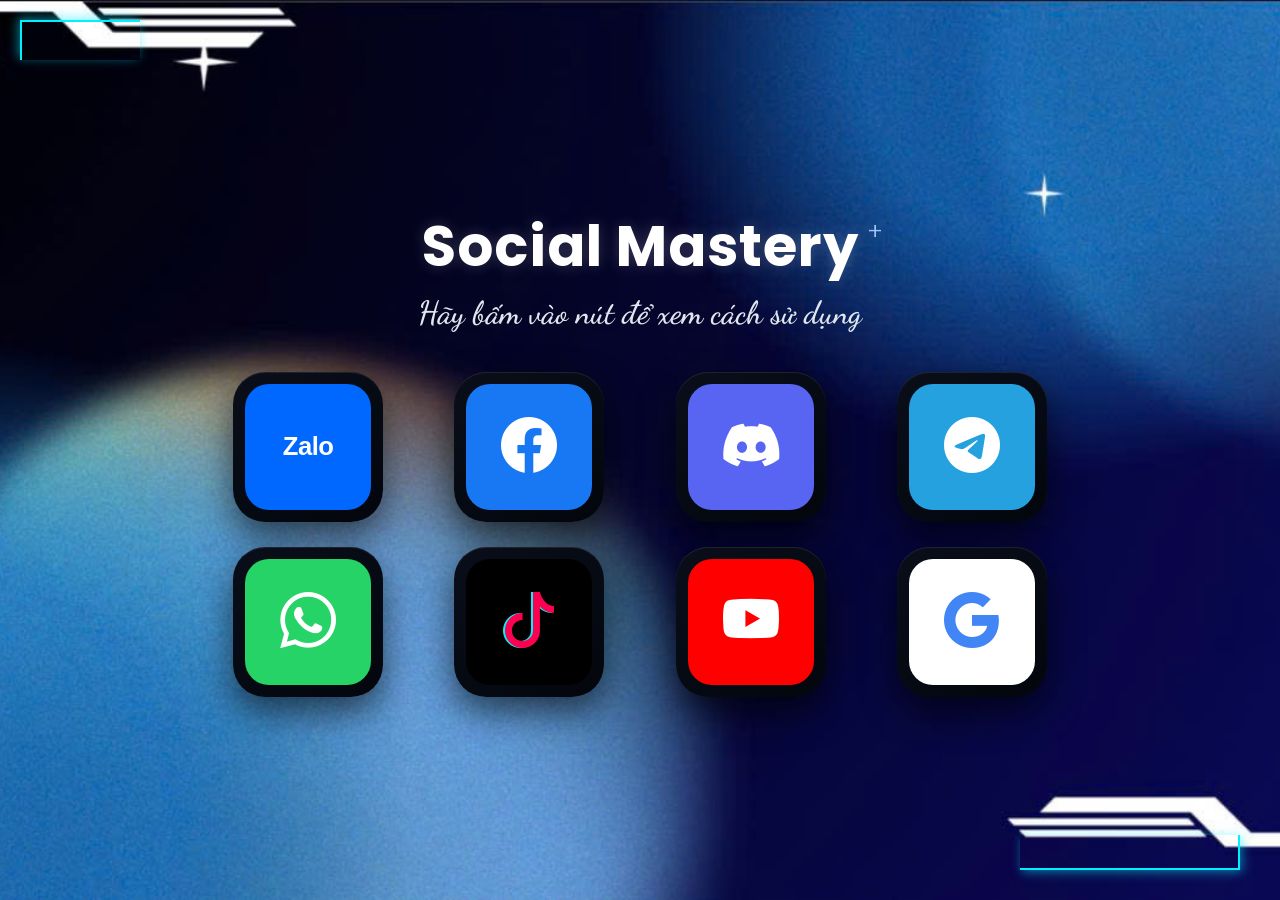
<file: index.html>
<!DOCTYPE html>
<html lang="vi">
<head>
    <meta charset="UTF-8">
    <meta name="viewport" content="width=device-width, initial-scale=1.0">
    <title>Social Mastery</title>
    <!-- Nhập Bootstrap Icons -->
    <link rel="stylesheet" href="https://cdn.jsdelivr.net/npm/bootstrap-icons@1.11.3/font/bootstrap-icons.min.css">
    <!-- Phông chữ Google Fonts -->
    <link rel="preconnect" href="https://fonts.googleapis.com">
    <link rel="preconnect" href="https://fonts.gstatic.com" crossorigin>
    <link href="https://fonts.googleapis.com/css2?family=Dancing+Script:wght@600&family=Poppins:wght@600;700&display=swap" rel="stylesheet">
    <!-- File CSS tùy chỉnh -->
    <link rel="stylesheet" href="style.css">
</head>
<body>

    <!-- Chi tiết trang trí đường nét công nghệ ở các góc -->
    <div class="cyber-line top-left"></div>
    <div class="cyber-line bottom-right"></div>

    <main class="container">
        <!-- Phần Tiêu đề -->
        <header class="header">
            <h1 class="title">Social Mastery<span class="plus-icon">+</span></h1>
            <p class="subtitle">Hãy bấm vào nút để xem cách sử dụng</p>
        </header>

        <!-- Lưới các nút Mạng xã hội -->
        <div class="social-grid">
            <!-- Zalo -->
            <a href="https://google.com" target="_blank" class="social-card">
                <div class="icon-box zalo-box">
                    <span class="zalo-text">Zalo</span>
                </div>
            </a>

            <!-- Facebook -->
            <a href="https://google.com" target="_blank" class="social-card">
                <div class="icon-box fb-box">
                    <i class="bi bi-facebook"></i>
                </div>
            </a>

            <!-- Discord -->
            <a href="https://google.com" target="_blank" class="social-card">
                <div class="icon-box discord-box">
                    <i class="bi bi-discord"></i>
                </div>
            </a>

            <!-- Telegram -->
            <a href="https://google.com" target="_blank" class="social-card">
                <div class="icon-box telegram-box">
                    <i class="bi bi-telegram"></i>
                </div>
            </a>

            <!-- WhatsApp -->
            <a href="https://google.com" target="_blank" class="social-card">
                <div class="icon-box whatsapp-box">
                    <i class="bi bi-whatsapp"></i>
                </div>
            </a>

            <!-- TikTok -->
            <a href="https://google.com" target="_blank" class="social-card">
                <div class="icon-box tiktok-box">
                    <i class="bi bi-tiktok"></i>
                </div>
            </a>

            <!-- YouTube -->
            <a href="https://google.com" target="_blank" class="social-card">
                <div class="icon-box youtube-box">
                    <i class="bi bi-youtube"></i>
                </div>
            </a>

            <!-- Google -->
            <a href="https://google.com" target="_blank" class="social-card">
                <div class="icon-box google-box">
                    <i class="bi bi-google"></i>
                </div>
            </a>
        </div>
    </main>

</body>
</html>
</file>
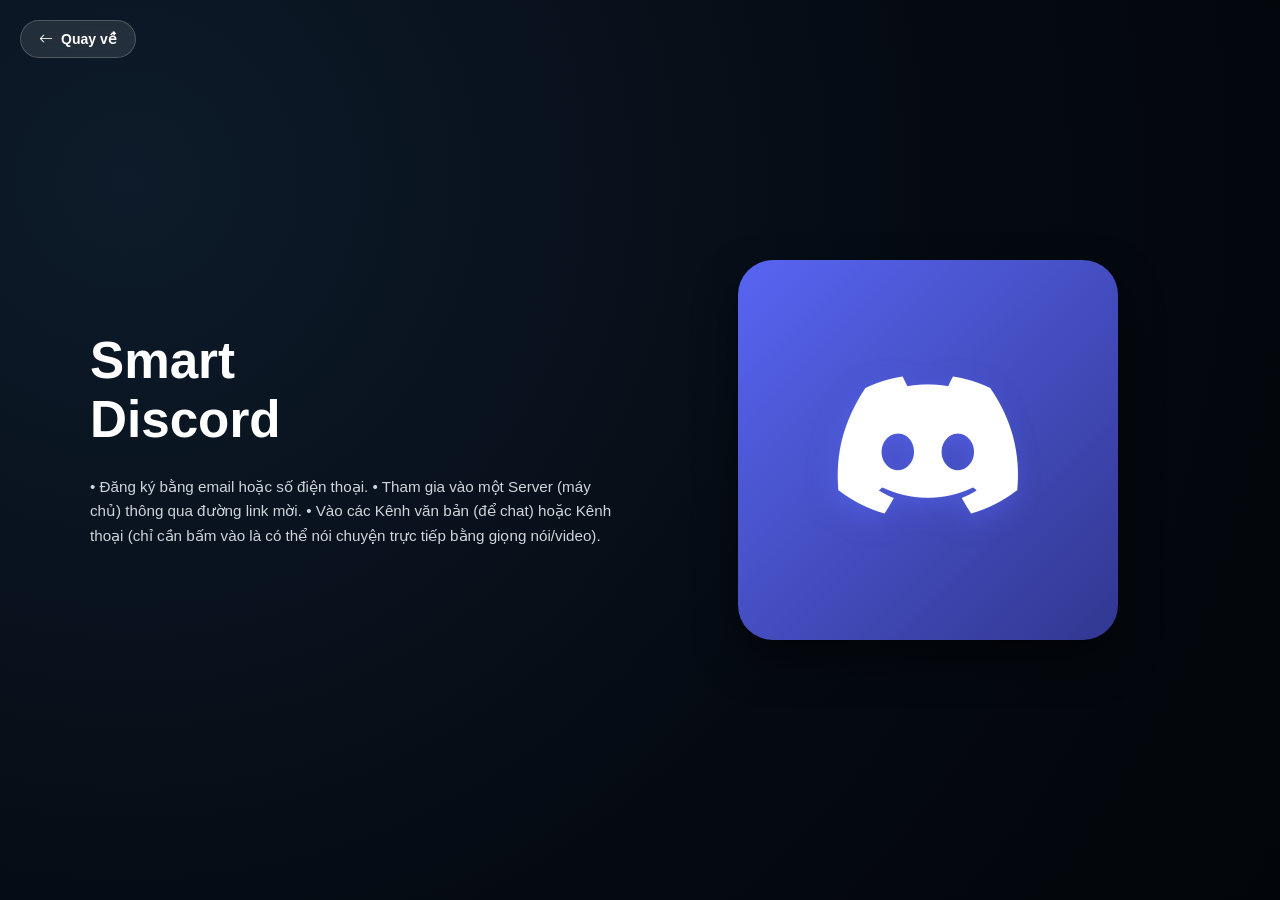
<file: discord.html>
<!DOCTYPE html>
<html lang="vi">
<head>
    <meta charset="UTF-8">
    <meta name="viewport" content="width=device-width, initial-scale=1.0">
    <title>Smart Discord</title>
    <link rel="stylesheet" href="https://cdn.jsdelivr.net/npm/bootstrap-icons@1.11.3/font/bootstrap-icons.min.css">
    <link rel="stylesheet" href="discord.css">
</head>
<body>
    <a href="index1.html" class="back-btn">
        <i class="bi bi-arrow-left"></i> Quay về
    </a>
    <div class="container">
        <div class="content">
            <h1>Smart<br>Discord</h1>
            <p>• Đăng ký bằng email hoặc số điện thoại.
                • Tham gia vào một Server (máy chủ) thông qua đường link mời.
                • Vào các Kênh văn bản (để chat) hoặc Kênh thoại (chỉ cần bấm vào là có thể nói chuyện trực tiếp bằng giọng nói/video).</p>
        </div>
        <div class="card-image">
            <div class="logo-box">
                <i class="bi bi-discord app-icon"></i>
            </div>
        </div>
    </div>
</body>
</html>
</file>
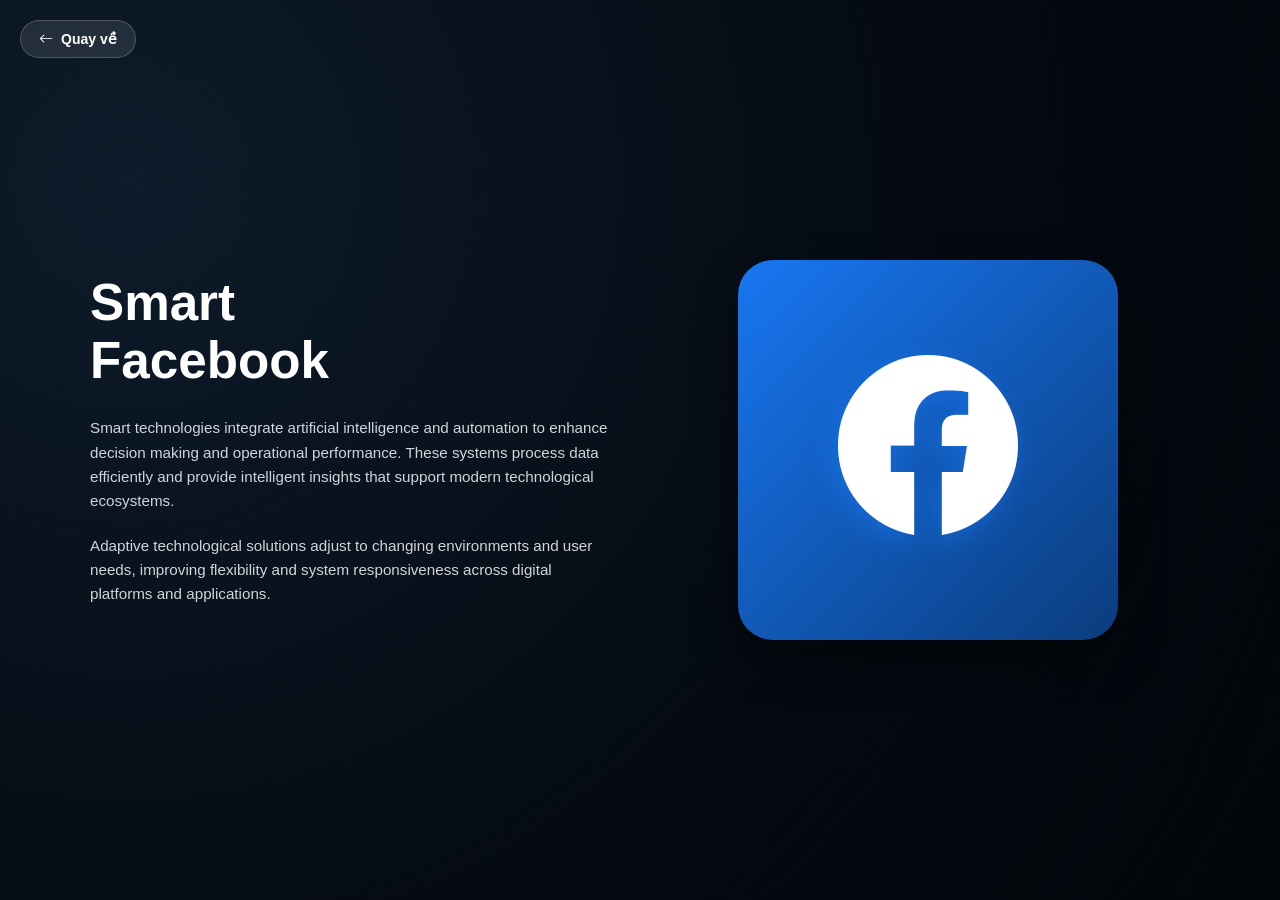
<file: facebook.html>
<!DOCTYPE html>
<html lang="vi">
<head>
    <meta charset="UTF-8">
    <meta name="viewport" content="width=device-width, initial-scale=1.0">
    <title>Smart Facebook</title>
    <link rel="stylesheet" href="https://cdn.jsdelivr.net/npm/bootstrap-icons@1.11.3/font/bootstrap-icons.min.css">
    <link rel="stylesheet" href="facebook.css">
</head>
<body>
    <a href="index1.html" class="back-btn">
        <i class="bi bi-arrow-left"></i> Quay về
    </a>
    <div class="container">
        <div class="content">
            <h1>Smart<br>Facebook</h1>
            <p>Smart technologies integrate artificial intelligence and automation to enhance decision making and operational performance. These systems process data efficiently and provide intelligent insights that support modern technological ecosystems.</p>
            <p>Adaptive technological solutions adjust to changing environments and user needs, improving flexibility and system responsiveness across digital platforms and applications.</p>
        </div>
        <div class="card-image">
            <div class="logo-box">
                <i class="bi bi-facebook app-icon"></i>
            </div>
        </div>
    </div>
</body>
</html>
</file>
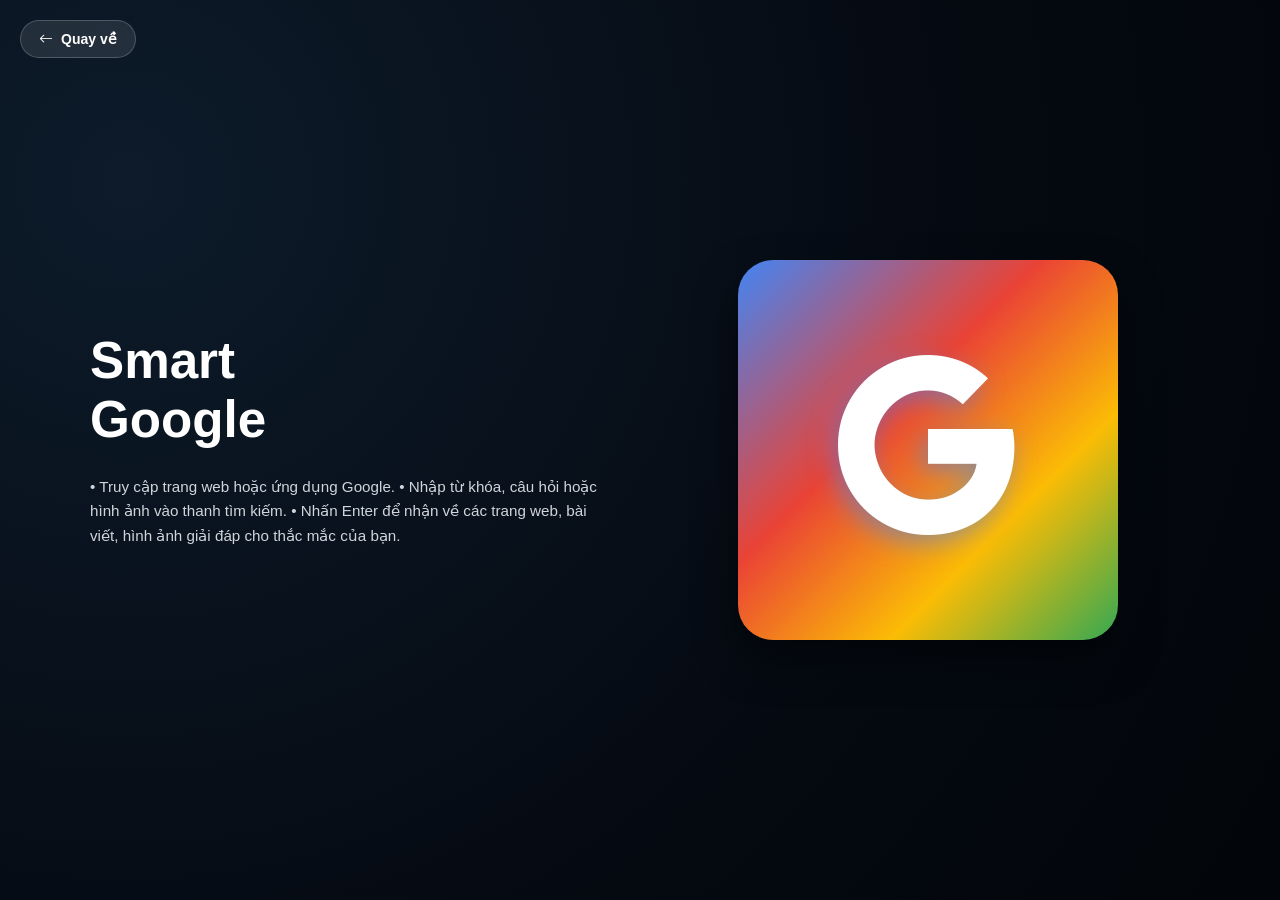
<file: google.html>
<!DOCTYPE html>
<html lang="vi">
<head>
    <meta charset="UTF-8">
    <meta name="viewport" content="width=device-width, initial-scale=1.0">
    <title>Smart Google</title>
    <link rel="stylesheet" href="https://cdn.jsdelivr.net/npm/bootstrap-icons@1.11.3/font/bootstrap-icons.min.css">
    <link rel="stylesheet" href="google.css">
</head>
<body>
    <a href="index1.html" class="back-btn">
        <i class="bi bi-arrow-left"></i> Quay về
    </a>
    <div class="container">
        <div class="content">
            <h1>Smart<br>Google</h1>
            <p> • Truy cập trang web hoặc ứng dụng Google.
                • Nhập từ khóa, câu hỏi hoặc hình ảnh vào thanh tìm kiếm.
                • Nhấn Enter để nhận về các trang web, bài viết, hình ảnh giải đáp cho thắc mắc của bạn.</p>
        </div>
        <div class="card-image">
            <div class="logo-box">
                <i class="bi bi-google app-icon"></i>
            </div>
        </div>
    </div>
</body>
</html>
</file>
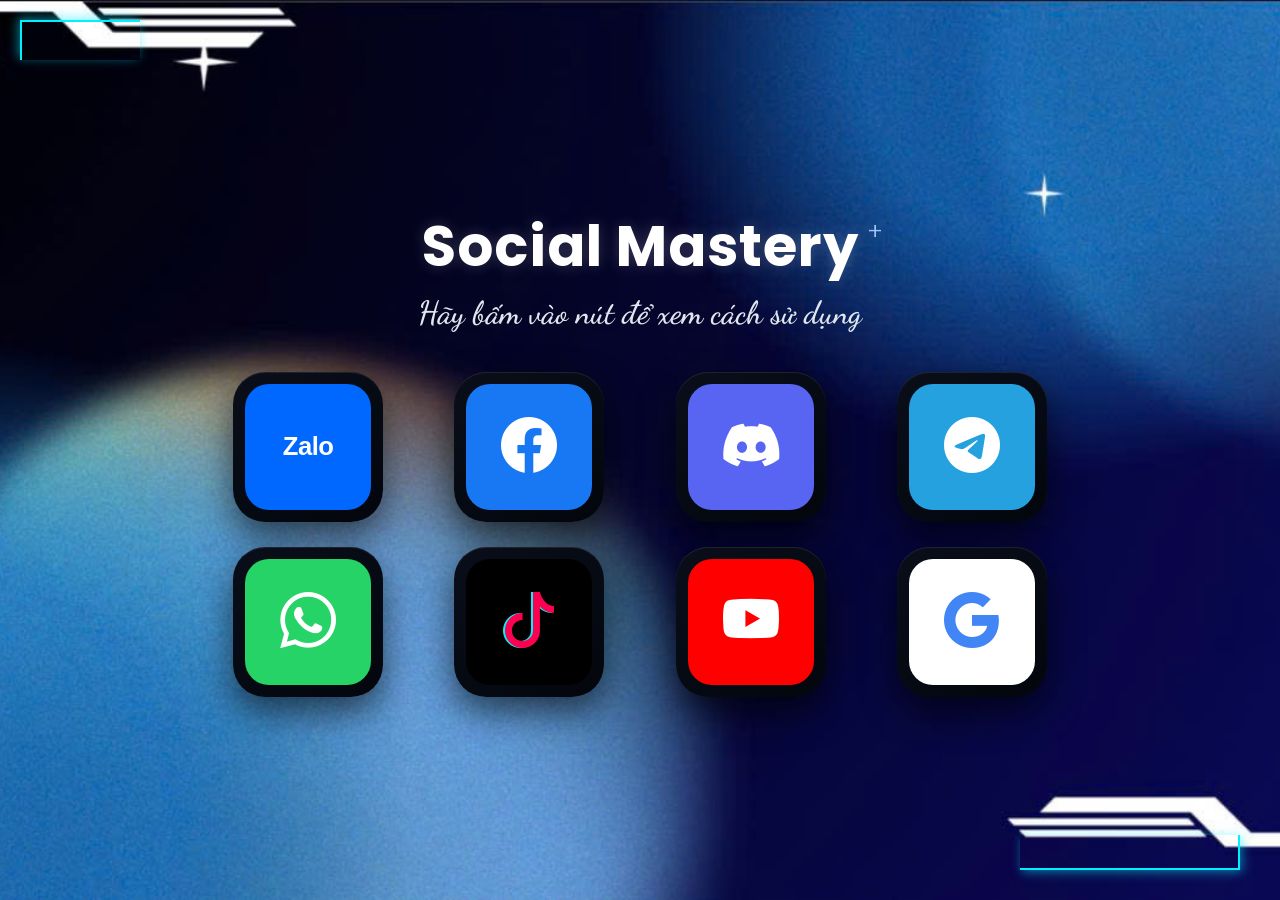
<file: index1.html>
<!DOCTYPE html>
<html lang="vi">
<head>
    <meta charset="UTF-8">
    <meta name="viewport" content="width=device-width, initial-scale=1.0">
    <title>Social Mastery</title>
    <!-- Nhập Bootstrap Icons -->
    <link rel="stylesheet" href="https://cdn.jsdelivr.net/npm/bootstrap-icons@1.11.3/font/bootstrap-icons.min.css">
    <!-- Phông chữ Google Fonts -->
    <link rel="preconnect" href="https://fonts.googleapis.com">
    <link rel="preconnect" href="https://fonts.gstatic.com" crossorigin>
    <link href="https://fonts.googleapis.com/css2?family=Dancing+Script:wght@600&family=Poppins:wght@600;700&display=swap" rel="stylesheet">
    <!-- File CSS tùy chỉnh -->
    <link rel="stylesheet" href="style1.css">
</head>
<body>

    <!-- Chi tiết trang trí đường nét công nghệ ở các góc -->
    <div class="cyber-line top-left"></div>
    <div class="cyber-line bottom-right"></div>

    <main class="container">
        <!-- Phần Tiêu đề -->
        <header class="header">
            <h1 class="title">Social Mastery<span class="plus-icon">+</span></h1>
            <p class="subtitle">Hãy bấm vào nút để xem cách sử dụng</p>
        </header>

        <!-- Lưới các nút Mạng xã hội -->
        <div class="social-grid">
            <!-- Zalo -->
            <a href="zalo.html" target="_blank" class="social-card">
                <div class="icon-box zalo-box">
                    <span class="zalo-text">Zalo</span>
                </div>
            </a>

            <!-- Facebook -->
            <a href="facebook.html" target="_blank" class="social-card">
                <div class="icon-box fb-box">
                    <i class="bi bi-facebook"></i>
                </div>
            </a>

            <!-- Discord -->
            <a href="discord.html" target="_blank" class="social-card">
                <div class="icon-box discord-box">
                    <i class="bi bi-discord"></i>
                </div>
            </a>

            <!-- Telegram -->
            <a href="telegram.html" target="_blank" class="social-card">
                <div class="icon-box telegram-box">
                    <i class="bi bi-telegram"></i>
                </div>
            </a>

            <!-- WhatsApp -->
            <a href="WhatsApp.html" target="_blank" class="social-card">
                <div class="icon-box whatsapp-box">
                    <i class="bi bi-whatsapp"></i>
                </div>
            </a>

            <!-- TikTok -->
            <a href="tiktok.html" target="_blank" class="social-card">
                <div class="icon-box tiktok-box">
                    <i class="bi bi-tiktok"></i>
                </div>
            </a>

            <!-- YouTube -->
            <a href="youtube.html" target="_blank" class="social-card">
                <div class="icon-box youtube-box">
                    <i class="bi bi-youtube"></i>
                </div>
            </a>

            <!-- Google -->
            <a href="google.html" target="_blank" class="social-card">
                <div class="icon-box google-box">
                    <i class="bi bi-google"></i>
                </div>
            </a>
        </div>
    </main>

</body>
</html>
</file>
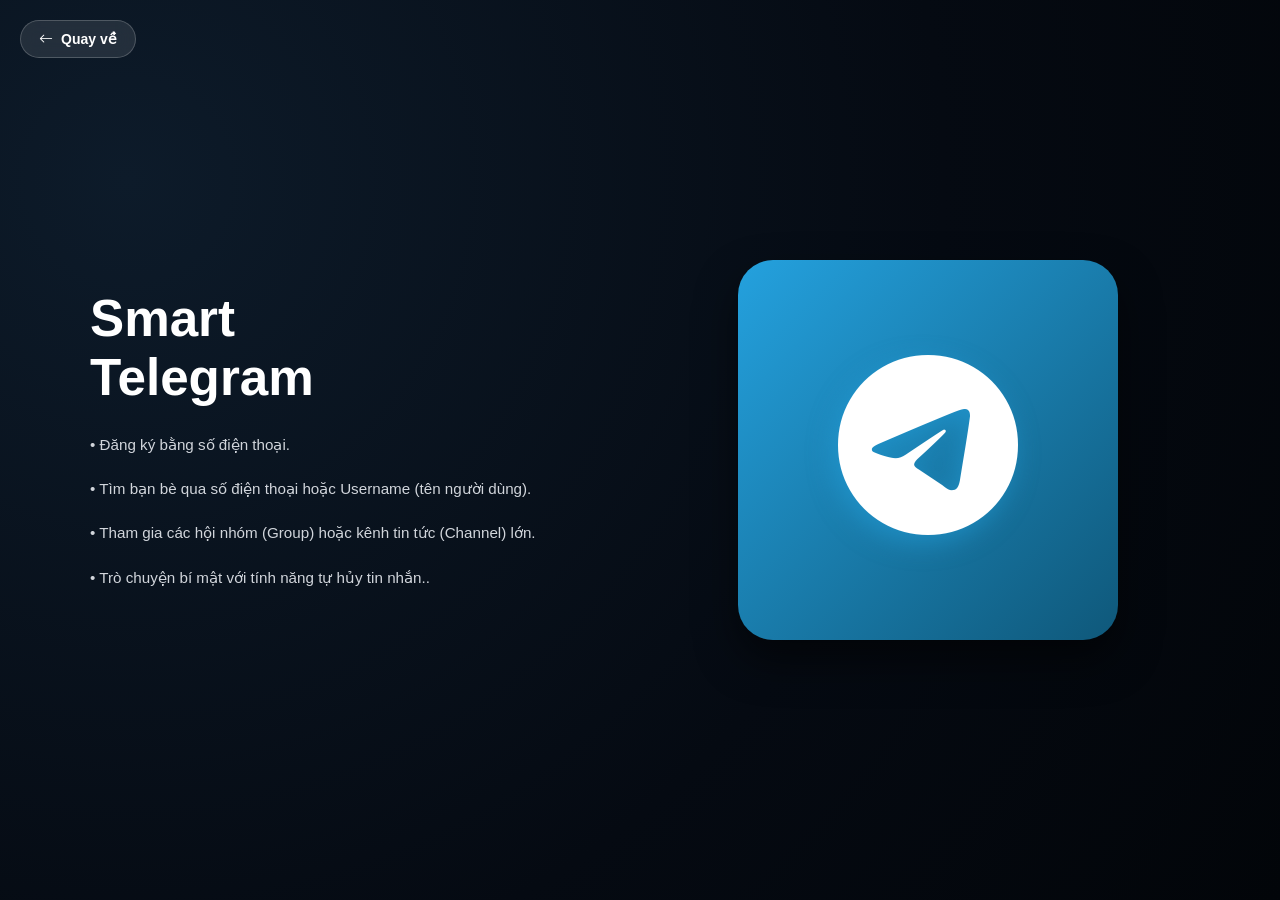
<file: telegram.html>
<!DOCTYPE html>
<html lang="vi">
<head>
    <meta charset="UTF-8">
    <meta name="viewport" content="width=device-width, initial-scale=1.0">
    <title>Smart Telegram</title>
    <link rel="stylesheet" href="https://cdn.jsdelivr.net/npm/bootstrap-icons@1.11.3/font/bootstrap-icons.min.css">
    <link rel="stylesheet" href="telegram.css">
</head>
<body>
    <a href="index1.html" class="back-btn">
        <i class="bi bi-arrow-left"></i> Quay về
    </a>
    <div class="container">
        <div class="content">
            <h1>Smart<br>Telegram</h1>
            <p>• Đăng ký bằng số điện thoại.
            <p>• Tìm bạn bè qua số điện thoại hoặc Username (tên người dùng).</p>
            <p>• Tham gia các hội nhóm (Group) hoặc kênh tin tức (Channel) lớn.</p>
            <p>• Trò chuyện bí mật với tính năng tự hủy tin nhắn..</p>
        </div>
        <div class="card-image">
            <div class="logo-box">
                <i class="bi bi-telegram app-icon"></i>
            </div>
        </div>
    </div>
</body>
</html>
</file>
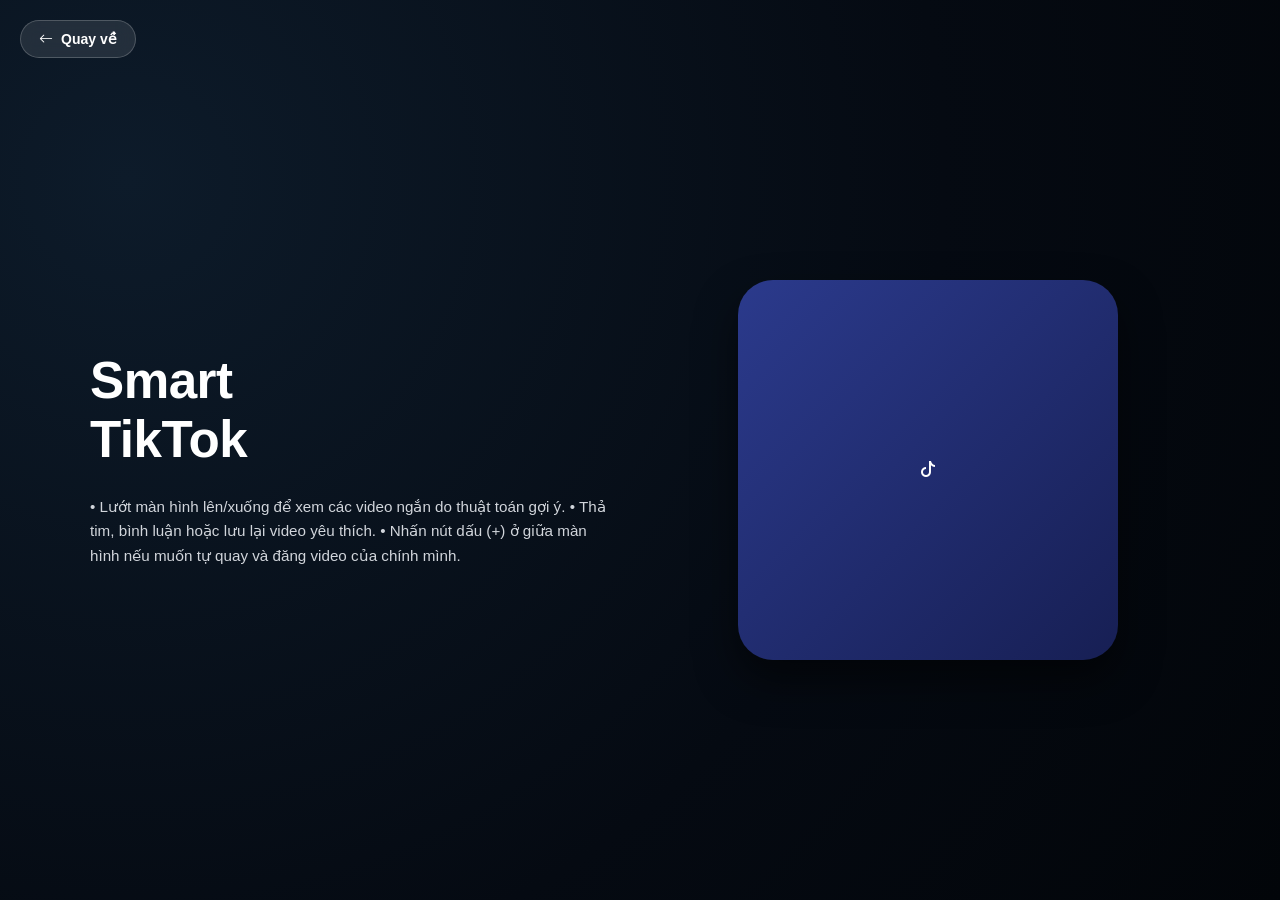
<file: tiktok.html>
<!DOCTYPE html>
<html lang="vi">
<head>
    <meta charset="UTF-8">
    <meta name="viewport" content="width=device-width, initial-scale=1.0">
    <title>Smart TikTok</title>
    <link rel="stylesheet" href="https://cdn.jsdelivr.net/npm/bootstrap-icons@1.11.3/font/bootstrap-icons.min.css">
    <link rel="stylesheet" href="tiktok.css">
</head>
<body>
    <a href="index1.html" class="back-btn">
        <i class="bi bi-arrow-left"></i> Quay về
    </a>
    <div class="container">
        <div class="content">
            <h1>Smart<br>TikTok</h1>
            <p>• Lướt màn hình lên/xuống để xem các video ngắn do thuật toán gợi ý.
               • Thả tim, bình luận hoặc lưu lại video yêu thích.
               • Nhấn nút dấu (+) ở giữa màn hình nếu muốn tự quay và đăng video của chính mình.</p>
        </div>
        <div class="card-image">
            <div class="logo-box">
                <i class="bi bi-tiktok app-icon"></i>
            </div>
        </div>
    </div>
</body>
</html>
</file>
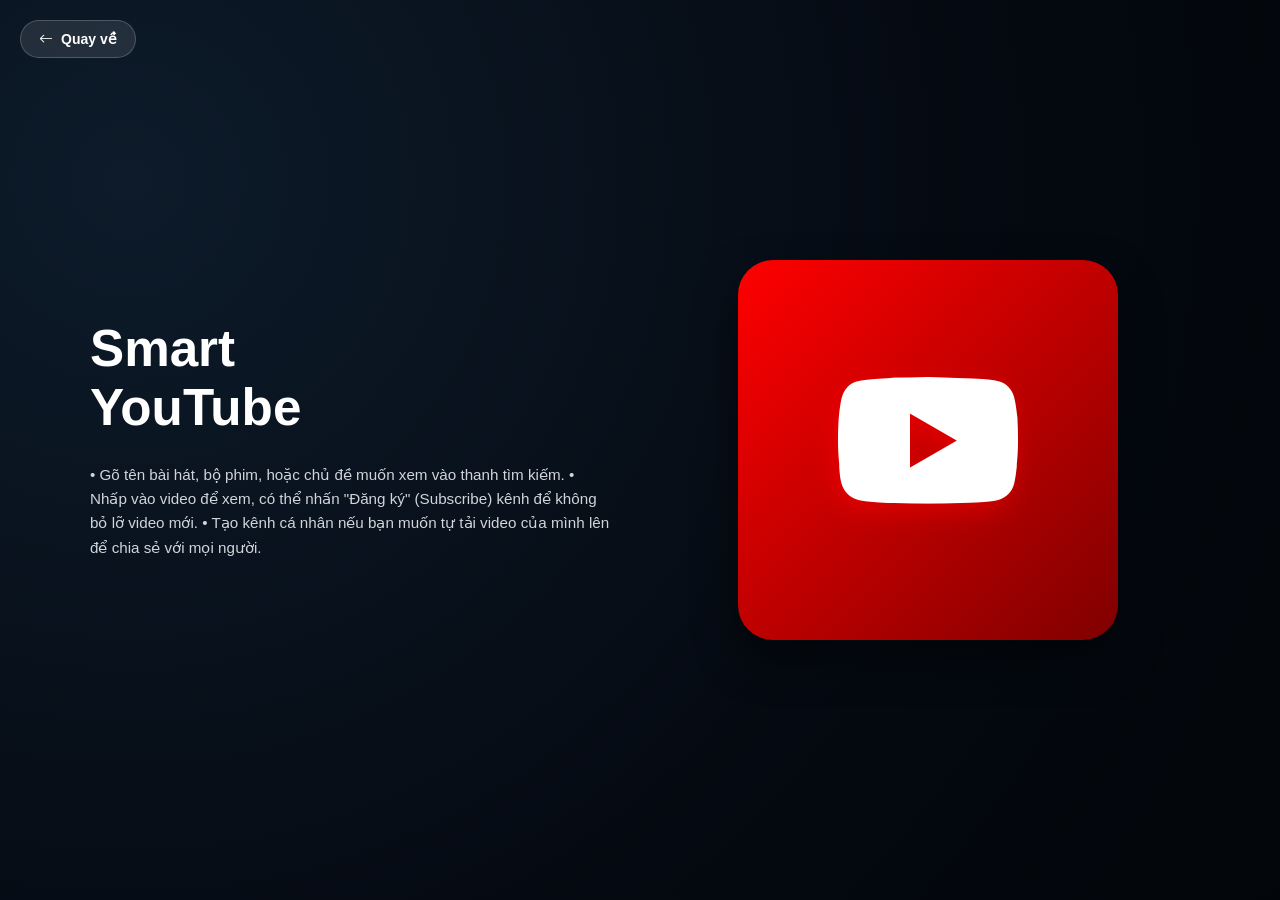
<file: youtube.html>
<!DOCTYPE html>
<html lang="vi">
<head>
    <meta charset="UTF-8">
    <meta name="viewport" content="width=device-width, initial-scale=1.0">
    <title>Smart YouTube</title>
    <link rel="stylesheet" href="https://cdn.jsdelivr.net/npm/bootstrap-icons@1.11.3/font/bootstrap-icons.min.css">
    <link rel="stylesheet" href="youtube.css">
</head>
<body>
    <a href="index1.html" class="back-btn">
        <i class="bi bi-arrow-left"></i> Quay về
    </a>
    <div class="container">
        <div class="content">
            <h1>Smart<br>YouTube</h1>
            <p>• Gõ tên bài hát, bộ phim, hoặc chủ đề muốn xem vào thanh tìm kiếm.
                • Nhấp vào video để xem, có thể nhấn "Đăng ký" (Subscribe) kênh để không bỏ lỡ video mới.
                • Tạo kênh cá nhân nếu bạn muốn tự tải video của mình lên để chia sẻ với mọi người.</p>
        </div>
        <div class="card-image">
            <div class="logo-box">
                <i class="bi bi-youtube app-icon"></i>
            </div>
        </div>
    </div>
</body>
</html>
</file>
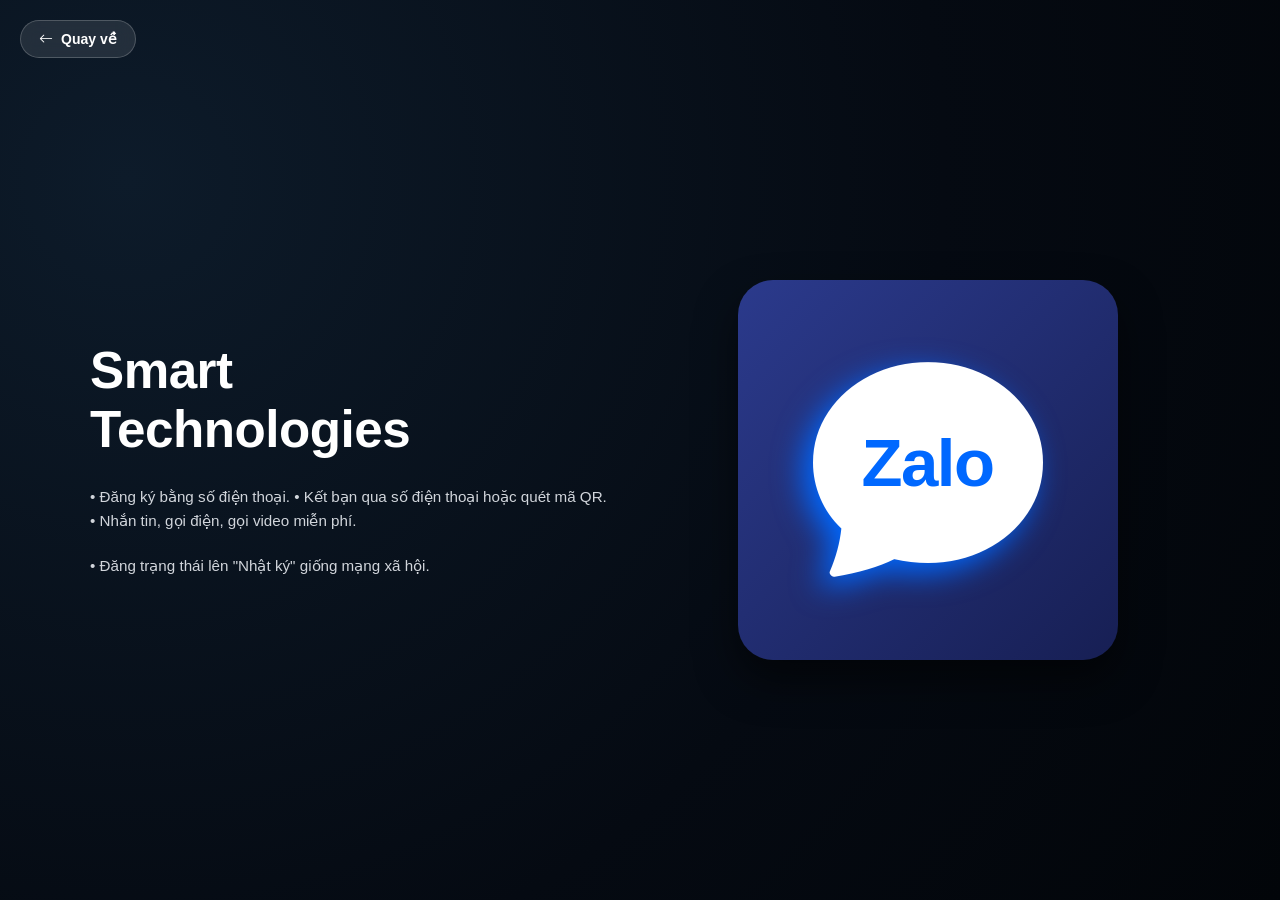
<file: zalo.html>
<!DOCTYPE html>
<html lang="vi">
<head>
    <meta charset="UTF-8">
    <meta name="viewport" content="width=device-width, initial-scale=1.0">
    <title>Smart Technologies</title>
    <!-- Bootstrap Icons CSS -->
    <link rel="stylesheet" href="https://cdn.jsdelivr.net/npm/bootstrap-icons@1.11.3/font/bootstrap-icons.min.css">
    <!-- File CSS riêng -->
    <link rel="stylesheet" href="zalo.css">
</head>
<body>

    <!-- Nút Quay về ở góc trên bên trái -->
    <a href="index1.html" class="back-btn">
        <i class="bi bi-arrow-left"></i> Quay về
    </a>

    <!-- Container chính -->
    <div class="container">
        <!-- Cột thông tin bên trái -->
        <div class="content">
            <h1>Smart<br>Technologies</h1>
            
            <p>
                • Đăng ký bằng số điện thoại.
                • Kết bạn qua số điện thoại hoặc quét mã QR.
                • Nhắn tin, gọi điện, gọi video miễn phí.
            </p>
            
            <p>
                • Đăng trạng thái lên "Nhật ký" giống mạng xã hội.
        </div>

        <!-- Khối hiển thị logo bên phải -->
        <div class="card-image">
            <div class="logo-box">
                <!-- Icon biểu tượng tin nhắn từ Bootstrap Icons -->
                <div class="zalo-icon-wrapper">
                    <i class="bi bi-chat-fill zalo-bg-icon"></i>
                    <span class="zalo-text">Zalo</span>
                </div>
            </div>
        </div>
    </div>

</body>
</html>
</file>
<file: style.css>
* {
    margin: 0;
    padding: 0;
    box-sizing: border-box;
}

body {
min-height: 100vh;
    /* Thêm đường dẫn đến ảnh của bạn và cấu hình hiển thị full màn hình */
    background: url('bg.jpg') no-repeat center center fixed;
    background-size: cover; 
    font-family: 'Poppins', sans-serif;
    /* ... các dòng khác giữ nguyên ... */
    display: flex;
    justify-content: center;
    align-items: center;
    color: #ffffff;
    position: relative;
    overflow-x: hidden;
}

/* Chi tiết trang trí đường viền góc Tech/Cyberpunk */
.cyber-line {
    position: absolute;
    border: 2px solid #00f0ff;
    pointer-events: none;
}

.cyber-line.top-left {
    top: 20px;
    left: 20px;
    width: 120px;
    height: 40px;
    border-right: none;
    border-bottom: none;
    box-shadow: -2px -2px 10px rgba(0, 240, 255, 0.5);
}

.cyber-line.bottom-right {
    bottom: 30px;
    right: 40px;
    width: 220px;
    height: 35px;
    border-left: none;
    border-top: none;
    box-shadow: 2px 2px 10px rgba(0, 240, 255, 0.5);
}

.container {
    text-align: center;
    max-width: 900px;
    width: 90%;
    padding: 20px;
    z-index: 1;
}

/* Phần Tiêu đề */
.header {
    margin-bottom: 40px;
}

.title {
    font-size: 3.5rem;
    font-weight: 700;
    letter-spacing: 1px;
    margin-bottom: 5px;
    position: relative;
    display: inline-block;
    text-shadow: 0 0 15px rgba(255, 255, 255, 0.2);
}

.plus-icon {
    font-size: 1.5rem;
    position: absolute;
    top: 10px;
    right: -25px;
    color: #a0c4ff;
    font-weight: 300;
}

.subtitle {
    font-family: 'Dancing Script', cursive;
    font-size: 2rem;
    color: #e0e6ed;
    font-weight: 600;
}

/* Lưới hiển thị danh sách các ứng dụng */
.social-grid {
    display: grid;
    grid-template-columns: repeat(4, 1fr);
    gap: 25px;
    justify-items: center;
    align-items: center;
    margin: 0 auto;
}

/* Nút dạng Card */
.social-card {
    text-decoration: none;
    display: block;
    width: 100%;
    max-width: 150px;
    aspect-ratio: 1 / 1;
    background: linear-gradient(145deg, #090e1a, #03060c);
    border-radius: 32px;
    padding: 12px;
    box-shadow: 0 15px 35px rgba(0, 0, 0, 0.6),
                inset 0 1px 1px rgba(255, 255, 255, 0.1);
    transition: transform 0.3s ease, box-shadow 0.3s ease;
}

.social-card:hover {
    transform: translateY(-8px);
    box-shadow: 0 20px 40px rgba(0, 0, 0, 0.8),
                0 0 15px rgba(0, 240, 255, 0.3);
}

/* Ô chứa Icon bên trong nút */
.icon-box {
    width: 100%;
    height: 100%;
    border-radius: 24px;
    display: flex;
    justify-content: center;
    align-items: center;
    font-size: 3.5rem;
    color: #ffffff;
}

/* Màu sắc riêng biệt cho từng ứng dụng */
.zalo-box {
    background: #0068ff;
}

.zalo-text {
    font-size: 1.6rem;
    font-weight: 700;
    font-family: sans-serif;
    letter-spacing: -0.5px;
}

.fb-box {
    background: #1877f2;
}

.discord-box {
    background: #5865f2;
}

.telegram-box {
    background: #24a1de;
}

.whatsapp-box {
    background: #25d366;
}

.tiktok-box {
    background: #000000;
    color: #ff0050;
    text-shadow: -2px 0 #00f2fe;
}

.youtube-box {
    background: #ff0000;
}

.google-box {
    background: #ffffff;
    color: #4285f4;
}

/* Tối ưu hóa giao diện cho thiết bị di động */
@media (max-width: 768px) {
    .social-grid {
        grid-template-columns: repeat(2, 1fr);
        gap: 20px;
    }

    .title {
        font-size: 2.5rem;
    }

    .subtitle {
        font-size: 1.5rem;
    }
}
</file>
<file: discord.css>
* { margin: 0; padding: 0; box-sizing: border-box; font-family: 'Segoe UI', Tahoma, Geneva, Verdana, sans-serif; }
body { min-height: 100vh; background: radial-gradient(circle at 10% 20%, #0d1b2a 0%, #050a12 60%, #020509 100%); background-color: #050a14; color: #ffffff; display: flex; justify-content: center; align-items: center; padding: 20px; position: relative; }
.back-btn { position: fixed; top: 20px; left: 20px; display: inline-flex; align-items: center; gap: 8px; padding: 10px 18px; background-color: rgba(255, 255, 255, 0.1); color: #ffffff; text-decoration: none; border-radius: 25px; font-size: 14px; font-weight: 600; backdrop-filter: blur(8px); border: 1px solid rgba(255, 255, 255, 0.2); transition: all 0.3s ease; z-index: 1000; }
.back-btn:hover { background-color: rgba(255, 255, 255, 0.25); transform: translateX(-3px); }
.container { max-width: 1100px; width: 100%; display: flex; align-items: center; justify-content: space-between; gap: 50px; }
.content { flex: 1; max-width: 550px; }
.content h1 { font-size: 3.2rem; font-weight: 700; line-height: 1.15; margin-bottom: 25px; }
.content p { font-size: 0.95rem; line-height: 1.6; color: #d1d5db; margin-bottom: 20px; }
.card-image { flex: 1; display: flex; justify-content: center; align-items: center; }
.logo-box { width: 380px; height: 380px; background: linear-gradient(135deg, #5865F2 0%, #313790 100%); border-radius: 35px; display: flex; justify-content: center; align-items: center; box-shadow: 0 20px 40px rgba(0, 0, 0, 0.5); }
.app-icon { font-size: 180px; color: #ffffff; filter: drop-shadow(-5px 8px 12px rgba(88, 101, 242, 0.5)); }
@media (max-width: 900px) { .container { flex-direction: column; text-align: center; } .logo-box { width: 300px; height: 300px; } .app-icon { font-size: 140px; } }
</file>
<file: facebook.css>
* { margin: 0; padding: 0; box-sizing: border-box; font-family: 'Segoe UI', Tahoma, Geneva, Verdana, sans-serif; }
body { min-height: 100vh; background: radial-gradient(circle at 10% 20%, #0d1b2a 0%, #050a12 60%, #020509 100%); background-color: #050a14; color: #ffffff; display: flex; justify-content: center; align-items: center; padding: 20px; position: relative; }
.back-btn { position: fixed; top: 20px; left: 20px; display: inline-flex; align-items: center; gap: 8px; padding: 10px 18px; background-color: rgba(255, 255, 255, 0.1); color: #ffffff; text-decoration: none; border-radius: 25px; font-size: 14px; font-weight: 600; backdrop-filter: blur(8px); border: 1px solid rgba(255, 255, 255, 0.2); transition: all 0.3s ease; z-index: 1000; }
.back-btn:hover { background-color: rgba(255, 255, 255, 0.25); transform: translateX(-3px); }
.container { max-width: 1100px; width: 100%; display: flex; align-items: center; justify-content: space-between; gap: 50px; }
.content { flex: 1; max-width: 550px; }
.content h1 { font-size: 3.2rem; font-weight: 700; line-height: 1.15; margin-bottom: 25px; }
.content p { font-size: 0.95rem; line-height: 1.6; color: #d1d5db; margin-bottom: 20px; }
.card-image { flex: 1; display: flex; justify-content: center; align-items: center; }
.logo-box { width: 380px; height: 380px; background: linear-gradient(135deg, #1877F2 0%, #0b3c7d 100%); border-radius: 35px; display: flex; justify-content: center; align-items: center; box-shadow: 0 20px 40px rgba(0, 0, 0, 0.5); }
.app-icon { font-size: 180px; color: #ffffff; filter: drop-shadow(-5px 8px 12px rgba(24, 119, 242, 0.5)); }
@media (max-width: 900px) { .container { flex-direction: column; text-align: center; } .logo-box { width: 300px; height: 300px; } .app-icon { font-size: 140px; } }
</file>
<file: google.css>
* { margin: 0; padding: 0; box-sizing: border-box; font-family: 'Segoe UI', Tahoma, Geneva, Verdana, sans-serif; }
body { min-height: 100vh; background: radial-gradient(circle at 10% 20%, #0d1b2a 0%, #050a12 60%, #020509 100%); background-color: #050a14; color: #ffffff; display: flex; justify-content: center; align-items: center; padding: 20px; position: relative; }
.back-btn { position: fixed; top: 20px; left: 20px; display: inline-flex; align-items: center; gap: 8px; padding: 10px 18px; background-color: rgba(255, 255, 255, 0.1); color: #ffffff; text-decoration: none; border-radius: 25px; font-size: 14px; font-weight: 600; backdrop-filter: blur(8px); border: 1px solid rgba(255, 255, 255, 0.2); transition: all 0.3s ease; z-index: 1000; }
.back-btn:hover { background-color: rgba(255, 255, 255, 0.25); transform: translateX(-3px); }
.container { max-width: 1100px; width: 100%; display: flex; align-items: center; justify-content: space-between; gap: 50px; }
.content { flex: 1; max-width: 550px; }
.content h1 { font-size: 3.2rem; font-weight: 700; line-height: 1.15; margin-bottom: 25px; }
.content p { font-size: 0.95rem; line-height: 1.6; color: #d1d5db; margin-bottom: 20px; }
.card-image { flex: 1; display: flex; justify-content: center; align-items: center; }
.logo-box { width: 380px; height: 380px; background: linear-gradient(135deg, #4285F4 0%, #EA4335 40%, #FBBC05 70%, #34A853 100%); border-radius: 35px; display: flex; justify-content: center; align-items: center; box-shadow: 0 20px 40px rgba(0, 0, 0, 0.5); }
.app-icon { font-size: 180px; color: #ffffff; filter: drop-shadow(-5px 8px 12px rgba(66, 133, 244, 0.5)); }
@media (max-width: 900px) { .container { flex-direction: column; text-align: center; } .logo-box { width: 300px; height: 300px; } .app-icon { font-size: 140px; } }
</file>
<file: style1.css>
* {
    margin: 0;
    padding: 0;
    box-sizing: border-box;
}

body {
min-height: 100vh;
    /* Thêm đường dẫn đến ảnh của bạn và cấu hình hiển thị full màn hình */
    background: url('bg.jpg') no-repeat center center fixed;
    background-size: cover; 
    font-family: 'Poppins', sans-serif;
    /* ... các dòng khác giữ nguyên ... */
    display: flex;
    justify-content: center;
    align-items: center;
    color: #ffffff;
    position: relative;
    overflow-x: hidden;
}

/* Chi tiết trang trí đường viền góc Tech/Cyberpunk */
.cyber-line {
    position: absolute;
    border: 2px solid #00f0ff;
    pointer-events: none;
}

.cyber-line.top-left {
    top: 20px;
    left: 20px;
    width: 120px;
    height: 40px;
    border-right: none;
    border-bottom: none;
    box-shadow: -2px -2px 10px rgba(0, 240, 255, 0.5);
}

.cyber-line.bottom-right {
    bottom: 30px;
    right: 40px;
    width: 220px;
    height: 35px;
    border-left: none;
    border-top: none;
    box-shadow: 2px 2px 10px rgba(0, 240, 255, 0.5);
}

.container {
    text-align: center;
    max-width: 900px;
    width: 90%;
    padding: 20px;
    z-index: 1;
}

/* Phần Tiêu đề */
.header {
    margin-bottom: 40px;
}

.title {
    font-size: 3.5rem;
    font-weight: 700;
    letter-spacing: 1px;
    margin-bottom: 5px;
    position: relative;
    display: inline-block;
    text-shadow: 0 0 15px rgba(255, 255, 255, 0.2);
}

.plus-icon {
    font-size: 1.5rem;
    position: absolute;
    top: 10px;
    right: -25px;
    color: #a0c4ff;
    font-weight: 300;
}

.subtitle {
    font-family: 'Dancing Script', cursive;
    font-size: 2rem;
    color: #e0e6ed;
    font-weight: 600;
}

/* Lưới hiển thị danh sách các ứng dụng */
.social-grid {
    display: grid;
    grid-template-columns: repeat(4, 1fr);
    gap: 25px;
    justify-items: center;
    align-items: center;
    margin: 0 auto;
}

/* Nút dạng Card */
.social-card {
    text-decoration: none;
    display: block;
    width: 100%;
    max-width: 150px;
    aspect-ratio: 1 / 1;
    background: linear-gradient(145deg, #090e1a, #03060c);
    border-radius: 32px;
    padding: 12px;
    box-shadow: 0 15px 35px rgba(0, 0, 0, 0.6),
                inset 0 1px 1px rgba(255, 255, 255, 0.1);
    transition: transform 0.3s ease, box-shadow 0.3s ease;
}

.social-card:hover {
    transform: translateY(-8px);
    box-shadow: 0 20px 40px rgba(0, 0, 0, 0.8),
                0 0 15px rgba(0, 240, 255, 0.3);
}

/* Ô chứa Icon bên trong nút */
.icon-box {
    width: 100%;
    height: 100%;
    border-radius: 24px;
    display: flex;
    justify-content: center;
    align-items: center;
    font-size: 3.5rem;
    color: #ffffff;
}

/* Màu sắc riêng biệt cho từng ứng dụng */
.zalo-box {
    background: #0068ff;
}

.zalo-text {
    font-size: 1.6rem;
    font-weight: 700;
    font-family: sans-serif;
    letter-spacing: -0.5px;
}

.fb-box {
    background: #1877f2;
}

.discord-box {
    background: #5865f2;
}

.telegram-box {
    background: #24a1de;
}

.whatsapp-box {
    background: #25d366;
}

.tiktok-box {
    background: #000000;
    color: #ff0050;
    text-shadow: -2px 0 #00f2fe;
}

.youtube-box {
    background: #ff0000;
}

.google-box {
    background: #ffffff;
    color: #4285f4;
}

/* Tối ưu hóa giao diện cho thiết bị di động */
@media (max-width: 768px) {
    .social-grid {
        grid-template-columns: repeat(2, 1fr);
        gap: 20px;
    }

    .title {
        font-size: 2.5rem;
    }

    .subtitle {
        font-size: 1.5rem;
    }
}
</file>
<file: telegram.css>
* { margin: 0; padding: 0; box-sizing: border-box; font-family: 'Segoe UI', Tahoma, Geneva, Verdana, sans-serif; }
body { min-height: 100vh; background: radial-gradient(circle at 10% 20%, #0d1b2a 0%, #050a12 60%, #020509 100%); background-color: #050a14; color: #ffffff; display: flex; justify-content: center; align-items: center; padding: 20px; position: relative; }
.back-btn { position: fixed; top: 20px; left: 20px; display: inline-flex; align-items: center; gap: 8px; padding: 10px 18px; background-color: rgba(255, 255, 255, 0.1); color: #ffffff; text-decoration: none; border-radius: 25px; font-size: 14px; font-weight: 600; backdrop-filter: blur(8px); border: 1px solid rgba(255, 255, 255, 0.2); transition: all 0.3s ease; z-index: 1000; }
.back-btn:hover { background-color: rgba(255, 255, 255, 0.25); transform: translateX(-3px); }
.container { max-width: 1100px; width: 100%; display: flex; align-items: center; justify-content: space-between; gap: 50px; }
.content { flex: 1; max-width: 550px; }
.content h1 { font-size: 3.2rem; font-weight: 700; line-height: 1.15; margin-bottom: 25px; }
.content p { font-size: 0.95rem; line-height: 1.6; color: #d1d5db; margin-bottom: 20px; }
.card-image { flex: 1; display: flex; justify-content: center; align-items: center; }
.logo-box { width: 380px; height: 380px; background: linear-gradient(135deg, #24A1DE 0%, #0f587a 100%); border-radius: 35px; display: flex; justify-content: center; align-items: center; box-shadow: 0 20px 40px rgba(0, 0, 0, 0.5); }
.app-icon { font-size: 180px; color: #ffffff; filter: drop-shadow(-5px 8px 12px rgba(36, 161, 222, 0.5)); }
@media (max-width: 900px) { .container { flex-direction: column; text-align: center; } .logo-box { width: 300px; height: 300px; } .app-icon { font-size: 140px; } }
</file>
<file: tiktok.css>
/* Reset CSS cơ bản */
* {
    margin: 0;
    padding: 0;
    box-sizing: border-box;
    font-family: 'Segoe UI', Tahoma, Geneva, Verdana, sans-serif;
}

/* Nền chuyển màu (Gradient) giống hình ảnh */
body {
    min-height: 100vh;
    background: radial-gradient(circle at 10% 20%, #0d1b2a 0%, #050a12 60%, #020509 100%),
                radial-gradient(circle at 90% 10%, #1e3a8a 0%, transparent 40%),
                radial-gradient(circle at 10% 90%, #1e3a8a 0%, transparent 40%);
    background-color: #050a14;
    color: #ffffff;
    display: flex;
    justify-content: center;
    align-items: center;
    padding: 20px;
    position: relative;
}

/* Nút quay về góc trên bên trái */
.back-btn {
    position: fixed;
    top: 20px;
    left: 20px;
    display: inline-flex;
    align-items: center;
    gap: 8px;
    padding: 10px 18px;
    background-color: rgba(255, 255, 255, 0.1);
    color: #ffffff;
    text-decoration: none;
    border-radius: 25px;
    font-size: 14px;
    font-weight: 600;
    backdrop-filter: blur(8px);
    border: 1px solid rgba(255, 255, 255, 0.2);
    transition: all 0.3s ease;
    z-index: 1000;
}

.back-btn:hover {
    background-color: rgba(255, 255, 255, 0.25);
    transform: translateX(-3px);
}

/* Layout Container chính */
.container {
    max-width: 1100px;
    width: 100%;
    display: flex;
    align-items: center;
    justify-content: space-between;
    gap: 50px;
    margin-top: 40px;
}

/* Cột văn bản bên trái */
.content {
    flex: 1;
    max-width: 550px;
}

.content h1 {
    font-size: 3.2rem;
    font-weight: 700;
    line-height: 1.15;
    margin-bottom: 25px;
    letter-spacing: -0.5px;
}

.content p {
    font-size: 0.95rem;
    line-height: 1.6;
    color: #d1d5db;
    margin-bottom: 20px;
}

/* Cột thẻ Zalo bên phải */
.card-image {
    flex: 1;
    display: flex;
    justify-content: center;
    align-items: center;
}

.logo-box {
    width: 380px;
    height: 380px;
    background: linear-gradient(135deg, #2b3a8c 0%, #171f54 100%);
    border-radius: 35px;
    display: flex;
    justify-content: center;
    align-items: center;
    box-shadow: 0 20px 40px rgba(0, 0, 0, 0.5);
}

/* Tạo giao diện Logo Zalo bằng Bootstrap Icon */
.zalo-icon-wrapper {
    position: relative;
    width: 260px;
    height: 220px;
    display: flex;
    justify-content: center;
    align-items: center;
}

.zalo-bg-icon {
    font-size: 230px;
    color: #ffffff;
    position: absolute;
    /* Hiệu ứng bóng nền xanh lơ xung quanh icon tin nhắn */
    filter: drop-shadow(-10px 10px 15px #0068ff);
}

.zalo-text {
    position: relative;
    z-index: 10;
    font-size: 4.2rem;
    font-weight: 800;
    color: #0068ff;
    letter-spacing: -1.5px;
    margin-top: -15px;
}

/* Responsive cho màn hình nhỏ */
@media (max-width: 900px) {
    .container {
        flex-direction: column;
        text-align: center;
    }

    .content h1 {
        font-size: 2.5rem;
    }

    .logo-box {
        width: 300px;
        height: 300px;
    }

    .zalo-bg-icon {
        font-size: 180px;
    }

    .zalo-text {
        font-size: 3.2rem;
    }
}
</file>
<file: youtube.css>
* { margin: 0; padding: 0; box-sizing: border-box; font-family: 'Segoe UI', Tahoma, Geneva, Verdana, sans-serif; }
body { min-height: 100vh; background: radial-gradient(circle at 10% 20%, #0d1b2a 0%, #050a12 60%, #020509 100%); background-color: #050a14; color: #ffffff; display: flex; justify-content: center; align-items: center; padding: 20px; position: relative; }
.back-btn { position: fixed; top: 20px; left: 20px; display: inline-flex; align-items: center; gap: 8px; padding: 10px 18px; background-color: rgba(255, 255, 255, 0.1); color: #ffffff; text-decoration: none; border-radius: 25px; font-size: 14px; font-weight: 600; backdrop-filter: blur(8px); border: 1px solid rgba(255, 255, 255, 0.2); transition: all 0.3s ease; z-index: 1000; }
.back-btn:hover { background-color: rgba(255, 255, 255, 0.25); transform: translateX(-3px); }
.container { max-width: 1100px; width: 100%; display: flex; align-items: center; justify-content: space-between; gap: 50px; }
.content { flex: 1; max-width: 550px; }
.content h1 { font-size: 3.2rem; font-weight: 700; line-height: 1.15; margin-bottom: 25px; }
.content p { font-size: 0.95rem; line-height: 1.6; color: #d1d5db; margin-bottom: 20px; }
.card-image { flex: 1; display: flex; justify-content: center; align-items: center; }
.logo-box { width: 380px; height: 380px; background: linear-gradient(135deg, #FF0000 0%, #800000 100%); border-radius: 35px; display: flex; justify-content: center; align-items: center; box-shadow: 0 20px 40px rgba(0, 0, 0, 0.5); }
.app-icon { font-size: 180px; color: #ffffff; filter: drop-shadow(-5px 8px 12px rgba(255, 0, 0, 0.5)); }
@media (max-width: 900px) { .container { flex-direction: column; text-align: center; } .logo-box { width: 300px; height: 300px; } .app-icon { font-size: 140px; } }
</file>
<file: zalo.css>
/* Reset CSS cơ bản */
* {
    margin: 0;
    padding: 0;
    box-sizing: border-box;
    font-family: 'Segoe UI', Tahoma, Geneva, Verdana, sans-serif;
}

/* Nền chuyển màu (Gradient) giống hình ảnh */
body {
    min-height: 100vh;
    background: radial-gradient(circle at 10% 20%, #0d1b2a 0%, #050a12 60%, #020509 100%),
                radial-gradient(circle at 90% 10%, #1e3a8a 0%, transparent 40%),
                radial-gradient(circle at 10% 90%, #1e3a8a 0%, transparent 40%);
    background-color: #050a14;
    color: #ffffff;
    display: flex;
    justify-content: center;
    align-items: center;
    padding: 20px;
    position: relative;
}

/* Nút quay về góc trên bên trái */
.back-btn {
    position: fixed;
    top: 20px;
    left: 20px;
    display: inline-flex;
    align-items: center;
    gap: 8px;
    padding: 10px 18px;
    background-color: rgba(255, 255, 255, 0.1);
    color: #ffffff;
    text-decoration: none;
    border-radius: 25px;
    font-size: 14px;
    font-weight: 600;
    backdrop-filter: blur(8px);
    border: 1px solid rgba(255, 255, 255, 0.2);
    transition: all 0.3s ease;
    z-index: 1000;
}

.back-btn:hover {
    background-color: rgba(255, 255, 255, 0.25);
    transform: translateX(-3px);
}

/* Layout Container chính */
.container {
    max-width: 1100px;
    width: 100%;
    display: flex;
    align-items: center;
    justify-content: space-between;
    gap: 50px;
    margin-top: 40px;
}

/* Cột văn bản bên trái */
.content {
    flex: 1;
    max-width: 550px;
}

.content h1 {
    font-size: 3.2rem;
    font-weight: 700;
    line-height: 1.15;
    margin-bottom: 25px;
    letter-spacing: -0.5px;
}

.content p {
    font-size: 0.95rem;
    line-height: 1.6;
    color: #d1d5db;
    margin-bottom: 20px;
}

/* Cột thẻ Zalo bên phải */
.card-image {
    flex: 1;
    display: flex;
    justify-content: center;
    align-items: center;
}

.logo-box {
    width: 380px;
    height: 380px;
    background: linear-gradient(135deg, #2b3a8c 0%, #171f54 100%);
    border-radius: 35px;
    display: flex;
    justify-content: center;
    align-items: center;
    box-shadow: 0 20px 40px rgba(0, 0, 0, 0.5);
}

/* Tạo giao diện Logo Zalo bằng Bootstrap Icon */
.zalo-icon-wrapper {
    position: relative;
    width: 260px;
    height: 220px;
    display: flex;
    justify-content: center;
    align-items: center;
}

.zalo-bg-icon {
    font-size: 230px;
    color: #ffffff;
    position: absolute;
    /* Hiệu ứng bóng nền xanh lơ xung quanh icon tin nhắn */
    filter: drop-shadow(-10px 10px 15px #0068ff);
}

.zalo-text {
    position: relative;
    z-index: 10;
    font-size: 4.2rem;
    font-weight: 800;
    color: #0068ff;
    letter-spacing: -1.5px;
    margin-top: -15px;
}

/* Responsive cho màn hình nhỏ */
@media (max-width: 900px) {
    .container {
        flex-direction: column;
        text-align: center;
    }

    .content h1 {
        font-size: 2.5rem;
    }

    .logo-box {
        width: 300px;
        height: 300px;
    }

    .zalo-bg-icon {
        font-size: 180px;
    }

    .zalo-text {
        font-size: 3.2rem;
    }
}
</file>
